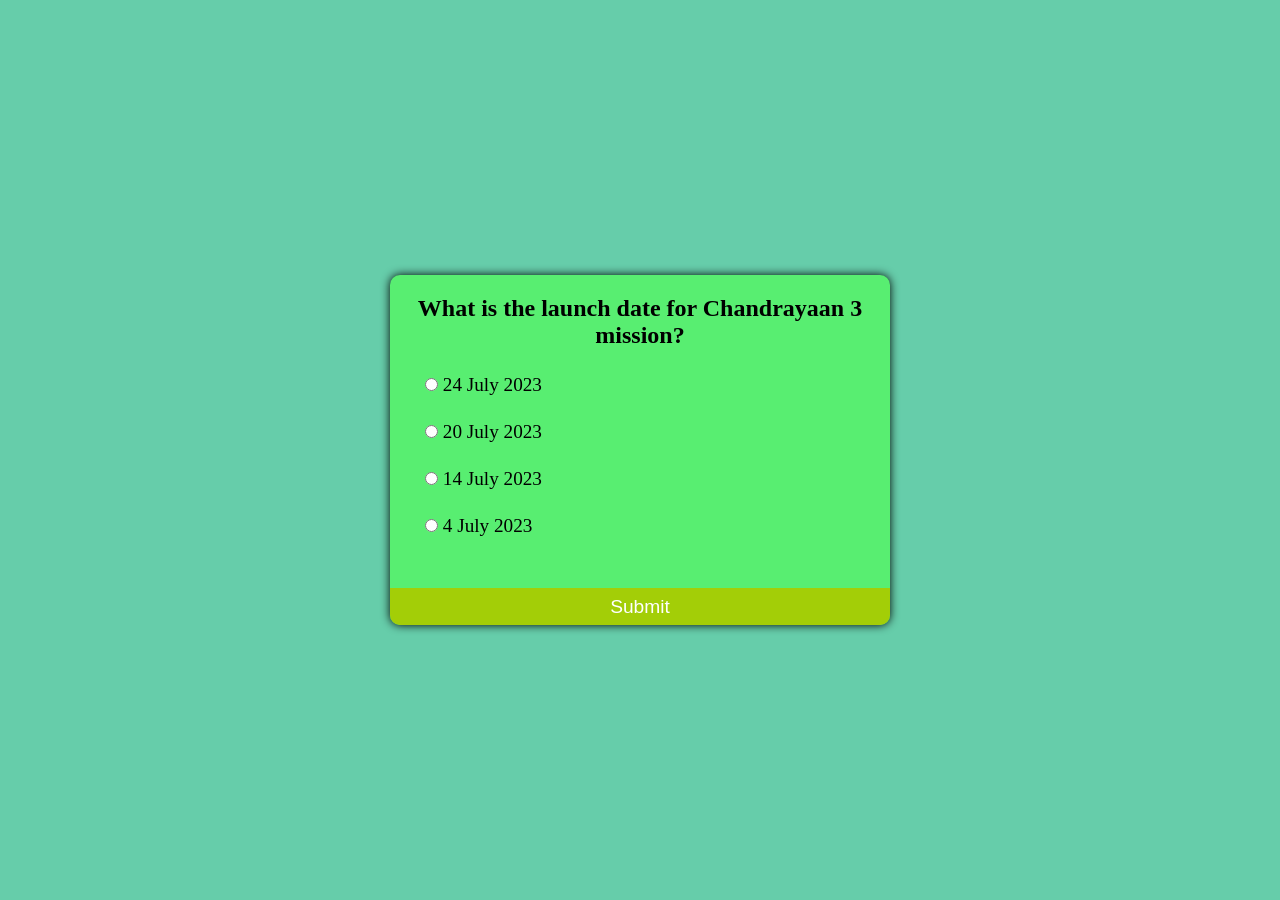
<file: index.html>
<!DOCTYPE html>
<html lang="en">
<head>
    <meta charset="UTF-8">
    <meta name="viewport" content="width=device-width, initial-scale=1.0">
    <title>Quiz app</title>
    <link rel="stylesheet" href="hampy.css">
    
</head>
<body>
    <style>body {
        background-image: url("https://www.google.com/imgres?imgurl=https%3A%2F%2Fimages.ctfassets.net%2Fhrltx12pl8hq%2F5ZjPpfAhn1rZWeopnHiXb%2F3e1b9a709297905672a0d24eac94a873%2Fthumb_nov22_03.jpg&tbnid=o4zPPSuQtJ7yvM&vet=12ahUKEwjtzPvFvviBAxUFYmwGHWBbCIwQMygEegQIARB3..i&imgrefurl=https%3A%2F%2Fwww.shutterstock.com%2Fphotos&docid=_WgSvEKNa_jHoM&w=854&h=500&q=images&ved=2ahUKEwjtzPvFvviBAxUFYmwGHWBbCIwQMygEegQIARB3");
        background-repeat: no-repeat;
        background-attachment: fixed;
        background-size: 100% 100%;
    }</style>
    <div class="quiz-container">

        <h2 id="quiz-question">
            Question tag
        </h2>

        <ul>

            <li>
                <input type="radio" class="answer" id="option-a" name="quiz-options">
                <label for="option-a" id="text_option_a"> Option A</label>
            </li>
            <li>
                <input type="radio" class="answer" id="option-b" name="quiz-options">
                <label for="option-b" id="text_option_b"> Option B</label>
            </li>
            <li>
                <input type="radio" class="answer" id="option-c" name="quiz-options">
                <label for="option-c" id="text_option_c"> Option C</label>
            </li>
            <li>
                <input type="radio" class="answer" id="option-d" name="quiz-options">
                <label for="option-d" id="text_option_d"> Option D</label>
            </li>
        </ul>

        <button id="submit">Submit</button>
    </div>

    <script
        src="appl.js"
    >
    </script>
</body>
</html>
</file>
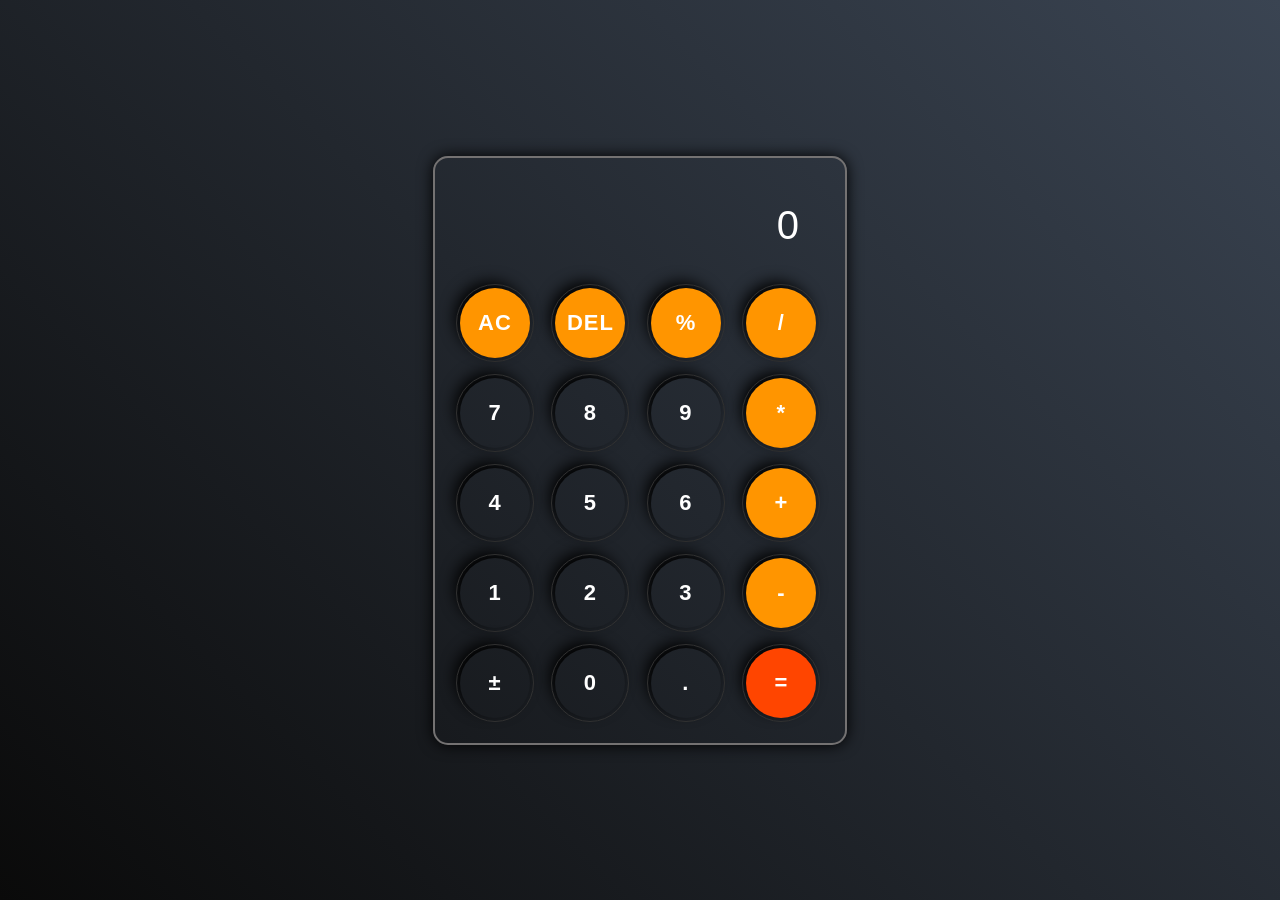
<file: new.html>
<!DOCTYPE html>
<html lang="en">
<head>
    <meta charset="UTF-8">
    <meta name="viewport" content="width=device-width, initial-scale=1.0">
    <title>Calculator | the Code School</title>
    <link rel="stylesheet" href="style.css">
</head>
<body>
    <div class="calculator">
        <div class="display">
            <input type="text" id="inputBox" value="0" placeholder="0" disabled>
        </div>
        <div class="row">
            <button type="button" class="opr">AC</button>
            <button type="button" class="opr">DEL</button>
            <button type="button" class="opr">%</button>
            <button type="button" class="opr">/</button>
        </div>
        <div class="row">
            <button type="button">7</button>
            <button type="button">8</button>
            <button type="button">9</button>
            <button type="button" class="opr">*</button>
        </div>
        <div class="row">
            <button type="button">4</button>
            <button type="button">5</button>
            <button type="button">6</button>
            <button type="button" class="opr">+</button>
        </div>
        <div class="row">
            <button type="button">1</button>
            <button type="button">2</button>
            <button type="button">3</button>
            <button type="button" class="opr">-</button>
        </div>
        <div class="row">
            <button type="button" id="plusMinus">&#xB1;</button>
            <button type="button">0</button>
            <button type="button">.</button>
            <button type="button" id="eqBtn">=</button>
        </div>

    </div>
    <script src="script.js"></script>
</body>
</html>
</file>
<file: hampy.css>
* {
  padding: 0;
  margin: 0;
  box-sizing: border-box;
}

body {
  background-color: mediumaquamarine;
  display: flex;
  justify-content: center;
  align-items: center;
  height: 100vh;   
}

.quiz-container{
  border-radius: 10px;
  box-shadow: 0 0 10px 0 black;
  width: 500px;
  height: 350px;
  background-color: rgb(88, 238, 113);
  position: relative;
}

#quiz-question {
  font-size: 1.5rem;
  padding: 20px; 
  text-align: center;
}

ul {
  list-style: none;
  margin-left: 30px;
}

li {
  font-size: 1.2rem;
  margin-bottom: 15px;
  padding: 5px;
  cursor: pointer;
}

#submit {
  background-color: #a3ce07;
  border: none;
  color: white;
  font-size: 1.2rem;
  display: block;
  width: 100%;
  position: absolute;
  bottom: 0;
  left: 0;
  padding: 7.5px;
  border-radius: 0 0 10px 10px;
}

#submit:hover {
  background-color: #F39C12;
  cursor: pointer;
}
</file>
<file: style.css>
*{
        margin: 0;
        padding: 0;
        box-sizing: border-box;
        font-family: Arial, Helvetica, sans-serif;
        letter-spacing: 1px;
    }
    
    body{
        min-height: 100vh;
        max-width: 100%;
        display: flex;
        justify-content: center;
        align-items: center;
        /* display: grid;
        place-items: center; */
        background: linear-gradient(45deg, #0a0a0a, #3a4452);
    }
    
    .calculator{
        padding: 15px;
        box-shadow: 0 0 15px #000;
        border: 2px solid rgb(116,114,114);
        border-radius: 15px;
    }
    
    .display input{
        width: 360px;
        border: none;
        outline: none;
        padding: 20px;
        margin: 10px;
        background: transparent;
        color: #fff;
        font-size: 40px;
        text-align: right;
        cursor: pointer;
    }
    
    input::placeholder{
        color: #fff;
    }
    
    button{
        width: 70px;
        height: 70px;
        margin: 10px;
        background: transparent;
        color: #fff;
        font-size: 22px;
        font-weight: 600;
        border: 0;
        border-radius: 50%;
        box-shadow: -5px -6px 15px #000;
        outline: 1px solid #313131;
        outline-offset: 3px;
        cursor: pointer;
    }
    
    button:active{
        background: #000;
        transform: translate(2px, 2px);
    }
    
    .opr{
        background: #FF9500;
        font-weight: 700;
    }
    
    #eqBtn{
        background: orangered;
        font-weight: 900;
    }
</file>
